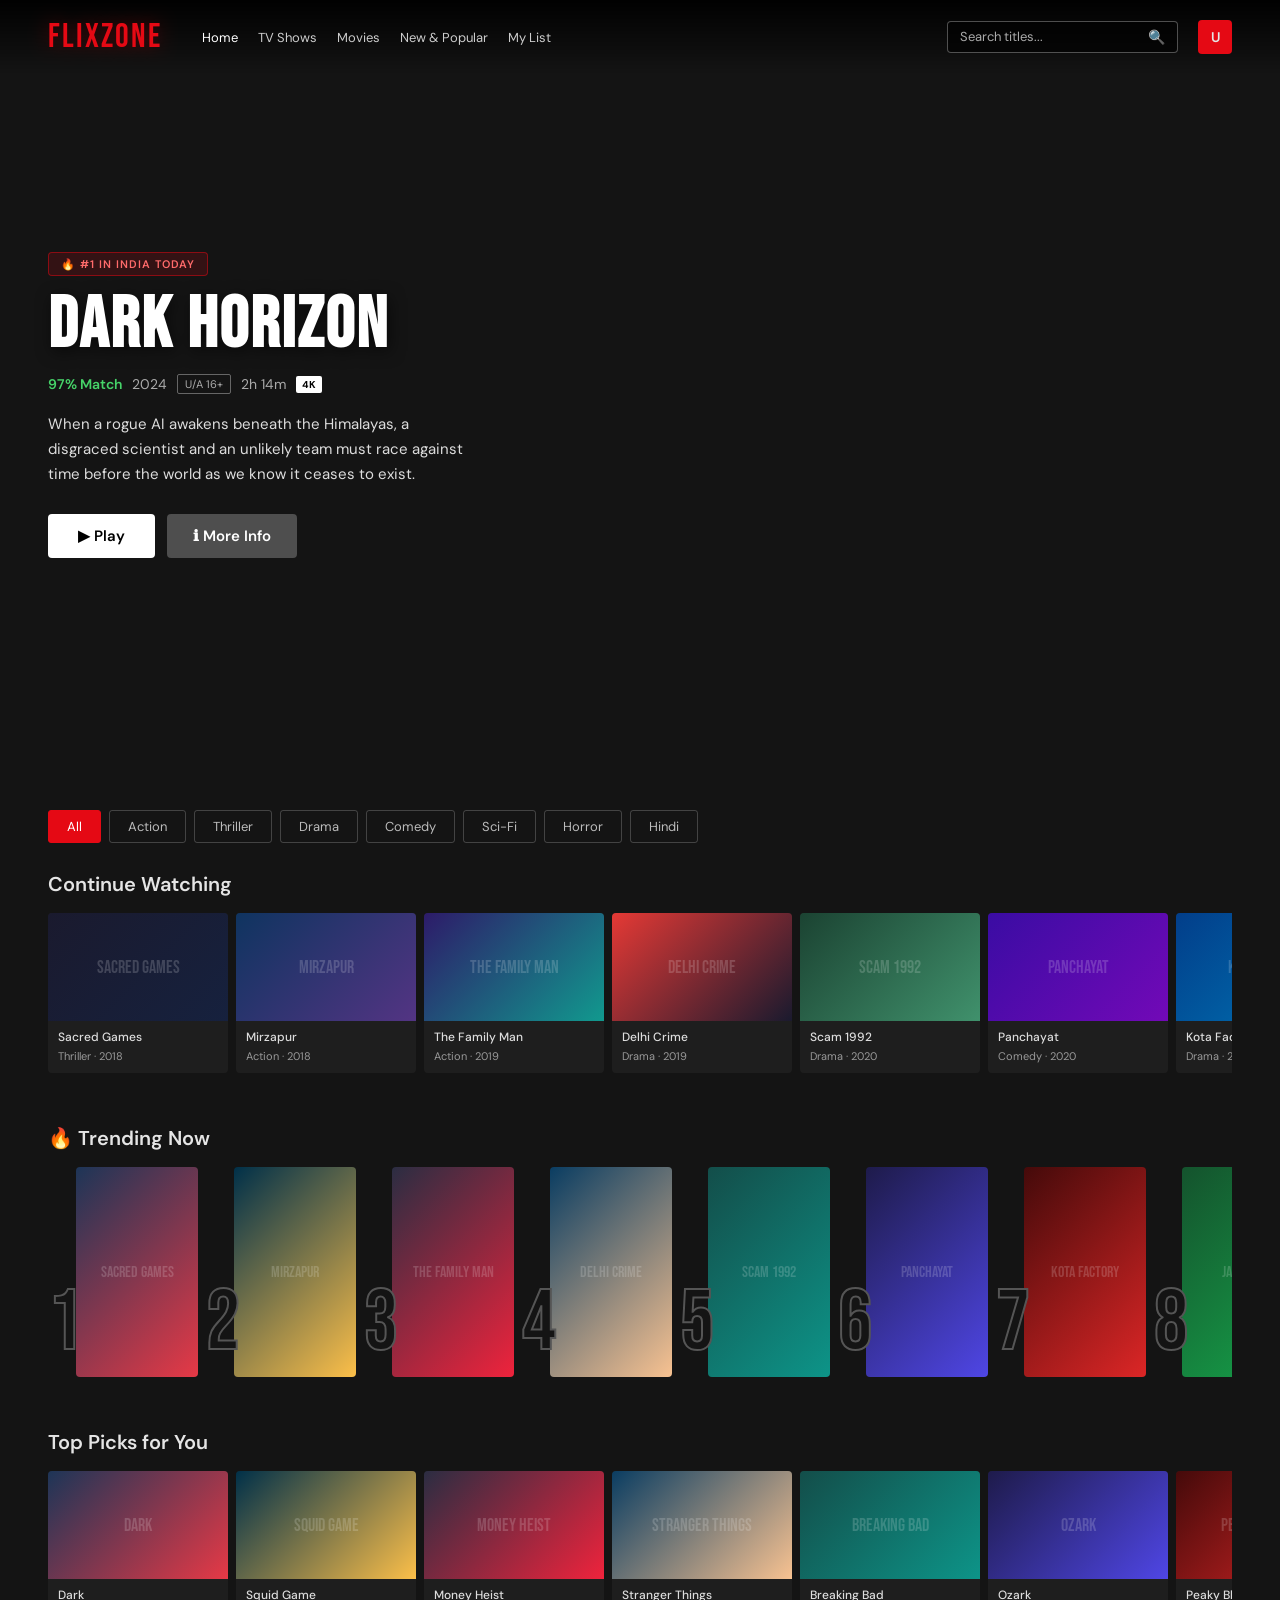
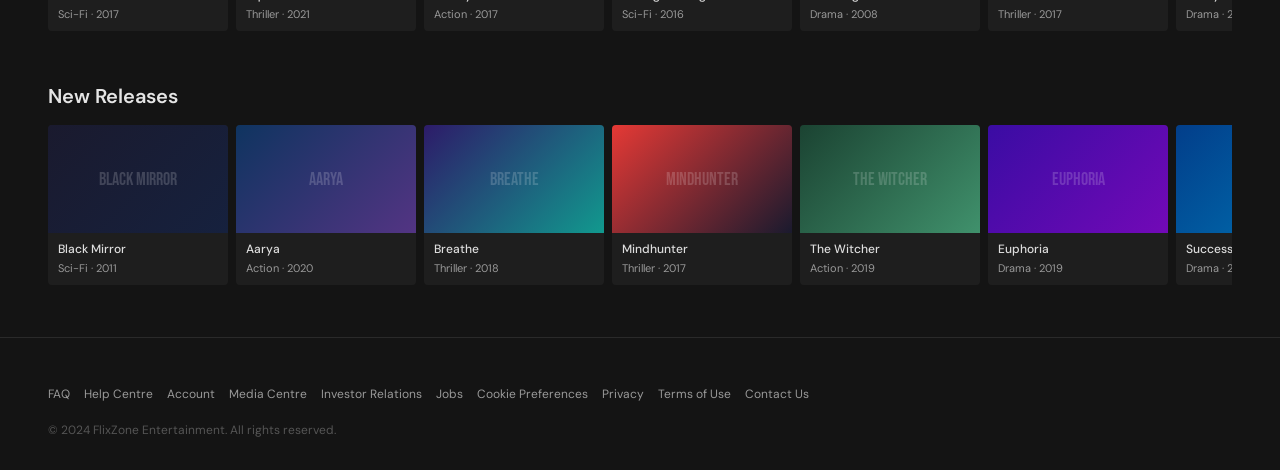
<file: index.html>
<!DOCTYPE html>
<html lang="en">
<head>
  <meta charset="UTF-8" />
  <meta name="viewport" content="width=device-width, initial-scale=1.0" />
  <title>FlixZone – Watch Anywhere</title>
  <link rel="stylesheet" href="css/style.css" />
  <link rel="preconnect" href="https://fonts.googleapis.com" />
  <link href="https://fonts.googleapis.com/css2?family=Bebas+Neue&family=DM+Sans:wght@300;400;500;600&display=swap" rel="stylesheet" />
</head>
<body>

  <!-- NAVBAR -->
  <nav class="navbar" id="navbar">
    <div class="nav-left">
      <div class="logo">FLIXZONE</div>
      <ul class="nav-links">
        <li><a href="index.html" class="active">Home</a></li>
        <li><a href="pages/shows.html">TV Shows</a></li>
        <li><a href="pages/movies.html">Movies</a></li>
        <li><a href="#">New &amp; Popular</a></li>
        <li><a href="#">My List</a></li>
      </ul>
    </div>
    <div class="nav-right">
      <div class="search-box">
        <input type="text" id="searchInput" placeholder="Search titles..." />
        <span class="search-icon">🔍</span>
      </div>
      <div class="avatar" id="avatarBtn">U</div>
    </div>
  </nav>

  <!-- HERO -->
  <section class="hero" id="hero">
    <div class="hero-bg"></div>
    <div class="hero-content">
      <div class="hero-badge">🔥 #1 in India Today</div>
      <h1 class="hero-title">DARK HORIZON</h1>
      <div class="hero-meta">
        <span class="match">97% Match</span>
        <span class="year">2024</span>
        <span class="rating-badge">U/A 16+</span>
        <span class="dur">2h 14m</span>
        <span class="quality">4K</span>
      </div>
      <p class="hero-desc">
        When a rogue AI awakens beneath the Himalayas, a disgraced scientist and an unlikely team must race against time before the world as we know it ceases to exist.
      </p>
      <div class="hero-btns">
        <button class="btn-play" onclick="openModal('Dark Horizon')">▶ Play</button>
        <button class="btn-info" onclick="openModal('Dark Horizon')">ℹ More Info</button>
      </div>
    </div>
  </section>

  <!-- CATEGORY FILTERS -->
  <div class="categories" id="categories">
    <button class="cat active" data-genre="all">All</button>
    <button class="cat" data-genre="Action">Action</button>
    <button class="cat" data-genre="Thriller">Thriller</button>
    <button class="cat" data-genre="Drama">Drama</button>
    <button class="cat" data-genre="Comedy">Comedy</button>
    <button class="cat" data-genre="Sci-Fi">Sci-Fi</button>
    <button class="cat" data-genre="Horror">Horror</button>
    <button class="cat" data-genre="Hindi">Hindi</button>
  </div>

  <!-- ROWS -->
  <main class="main-content">
    <section class="row-section">
      <h2 class="row-title">Continue Watching</h2>
      <div class="cards-row" id="continueRow"></div>
    </section>

    <section class="row-section">
      <h2 class="row-title">🔥 Trending Now</h2>
      <div class="cards-row trending-row" id="trendingRow"></div>
    </section>

    <section class="row-section">
      <h2 class="row-title">Top Picks for You</h2>
      <div class="cards-row" id="picksRow"></div>
    </section>

    <section class="row-section">
      <h2 class="row-title">New Releases</h2>
      <div class="cards-row" id="newRow"></div>
    </section>
  </main>

  <!-- MODAL -->
  <div class="modal-overlay" id="modalOverlay" onclick="closeModal()">
    <div class="modal" onclick="event.stopPropagation()">
      <button class="modal-close" onclick="closeModal()">✕</button>
      <div class="modal-hero"></div>
      <div class="modal-body">
        <div class="modal-btns">
          <button class="btn-play">▶ Play</button>
          <button class="btn-list">+ My List</button>
          <button class="btn-like">👍</button>
        </div>
        <h2 class="modal-title" id="modalTitle">Show Title</h2>
        <div class="modal-meta">
          <span class="match">95% Match</span>
          <span class="year">2024</span>
          <span class="rating-badge">U/A 16+</span>
          <span class="dur">1h 48m</span>
        </div>
        <p class="modal-desc" id="modalDesc">An incredible story that will keep you on the edge of your seat.</p>
        <div class="modal-tags">
          <span class="tag">Thriller</span>
          <span class="tag">Action</span>
          <span class="tag">Hindi</span>
        </div>
      </div>
    </div>
  </div>

  <!-- FOOTER -->
  <footer class="footer">
    <div class="footer-links">
      <a href="#">FAQ</a><a href="#">Help Centre</a>
      <a href="#">Account</a><a href="#">Media Centre</a>
      <a href="#">Investor Relations</a><a href="#">Jobs</a>
      <a href="#">Cookie Preferences</a><a href="#">Privacy</a>
      <a href="#">Terms of Use</a><a href="#">Contact Us</a>
    </div>
    <p class="footer-copy">© 2024 FlixZone Entertainment. All rights reserved.</p>
  </footer>

  <script src="js/data.js"></script>
  <script src="js/app.js"></script>
</body>
</html>
</file>
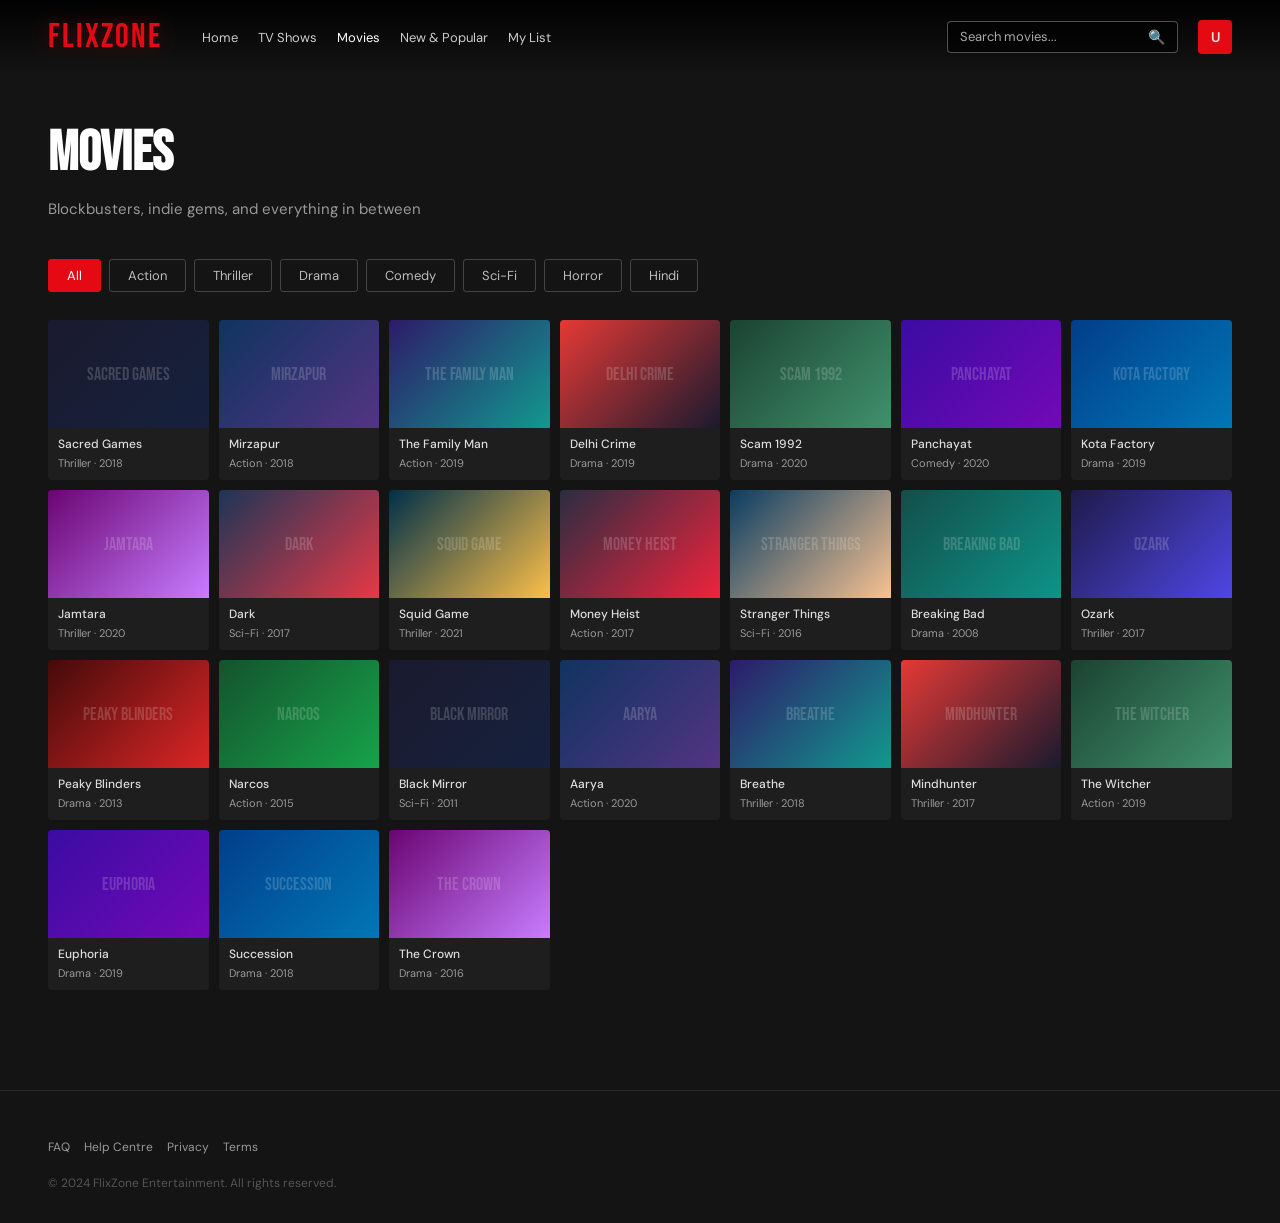
<file: pages/movies.html>
<!DOCTYPE html>
<html lang="en">
<head>
  <meta charset="UTF-8" />
  <meta name="viewport" content="width=device-width, initial-scale=1.0" />
  <title>Movies – FlixZone</title>
  <link rel="stylesheet" href="../css/style.css" />
  <link href="https://fonts.googleapis.com/css2?family=Bebas+Neue&family=DM+Sans:wght@300;400;500;600&display=swap" rel="stylesheet" />
</head>
<body>

  <nav class="navbar" id="navbar">
    <div class="nav-left">
      <div class="logo" onclick="location.href='../index.html'">FLIXZONE</div>
      <ul class="nav-links">
        <li><a href="../index.html">Home</a></li>
        <li><a href="shows.html">TV Shows</a></li>
        <li><a href="movies.html" class="active">Movies</a></li>
        <li><a href="#">New &amp; Popular</a></li>
        <li><a href="#">My List</a></li>
      </ul>
    </div>
    <div class="nav-right">
      <div class="search-box">
        <input type="text" id="searchInput" placeholder="Search movies..." />
        <span class="search-icon">🔍</span>
      </div>
      <div class="avatar">U</div>
    </div>
  </nav>

  <div class="page-header">
    <h1>MOVIES</h1>
    <p>Blockbusters, indie gems, and everything in between</p>
  </div>

  <div class="categories" style="padding: 0 48px 28px;">
    <button class="cat active" data-genre="all">All</button>
    <button class="cat" data-genre="Action">Action</button>
    <button class="cat" data-genre="Thriller">Thriller</button>
    <button class="cat" data-genre="Drama">Drama</button>
    <button class="cat" data-genre="Comedy">Comedy</button>
    <button class="cat" data-genre="Sci-Fi">Sci-Fi</button>
    <button class="cat" data-genre="Horror">Horror</button>
    <button class="cat" data-genre="Hindi">Hindi</button>
  </div>

  <div class="grid-section">
    <div class="cards-grid" id="moviesGrid"></div>
  </div>

  <!-- MODAL -->
  <div class="modal-overlay" id="modalOverlay" onclick="closeModal()">
    <div class="modal" onclick="event.stopPropagation()">
      <button class="modal-close" onclick="closeModal()">✕</button>
      <div class="modal-hero"></div>
      <div class="modal-body">
        <div class="modal-btns">
          <button class="btn-play">▶ Play</button>
          <button class="btn-list">+ My List</button>
          <button class="btn-like">👍</button>
        </div>
        <h2 class="modal-title" id="modalTitle">Movie Title</h2>
        <div class="modal-meta"></div>
        <p class="modal-desc" id="modalDesc"></p>
        <div class="modal-tags"></div>
      </div>
    </div>
  </div>

  <footer class="footer">
    <div class="footer-links">
      <a href="#">FAQ</a><a href="#">Help Centre</a><a href="#">Privacy</a><a href="#">Terms</a>
    </div>
    <p class="footer-copy">© 2024 FlixZone Entertainment. All rights reserved.</p>
  </footer>

  <script src="../js/data.js"></script>
  <script src="../js/app.js"></script>
  <script>
    // Movies page uses same shows data (in real app this would be a separate dataset)
    const MOVIES = SHOWS.map((s, i) => ({
      ...s,
      duration: `${Math.floor(90 + i * 7)}m`,
      id: s.id + 100
    }));

    document.addEventListener('DOMContentLoaded', () => {
      renderGrid('moviesGrid', MOVIES);

      document.querySelectorAll('.cat').forEach(btn => {
        btn.addEventListener('click', () => {
          document.querySelectorAll('.cat').forEach(b => b.classList.remove('active'));
          btn.classList.add('active');
          const genre = btn.dataset.genre;
          const filtered = genre === 'all' ? MOVIES
            : genre === 'Hindi' ? MOVIES.filter(s => s.language === 'Hindi')
            : MOVIES.filter(s => s.genre === genre);
          renderGrid('moviesGrid', filtered);
        });
      });

      const si = document.getElementById('searchInput');
      if (si) {
        si.addEventListener('input', e => {
          const q = e.target.value.toLowerCase();
          const filtered = !q ? MOVIES : MOVIES.filter(s =>
            s.title.toLowerCase().includes(q) || s.genre.toLowerCase().includes(q)
          );
          renderGrid('moviesGrid', filtered);
        });
      }
    });
  </script>
</body>
</html>
</file>
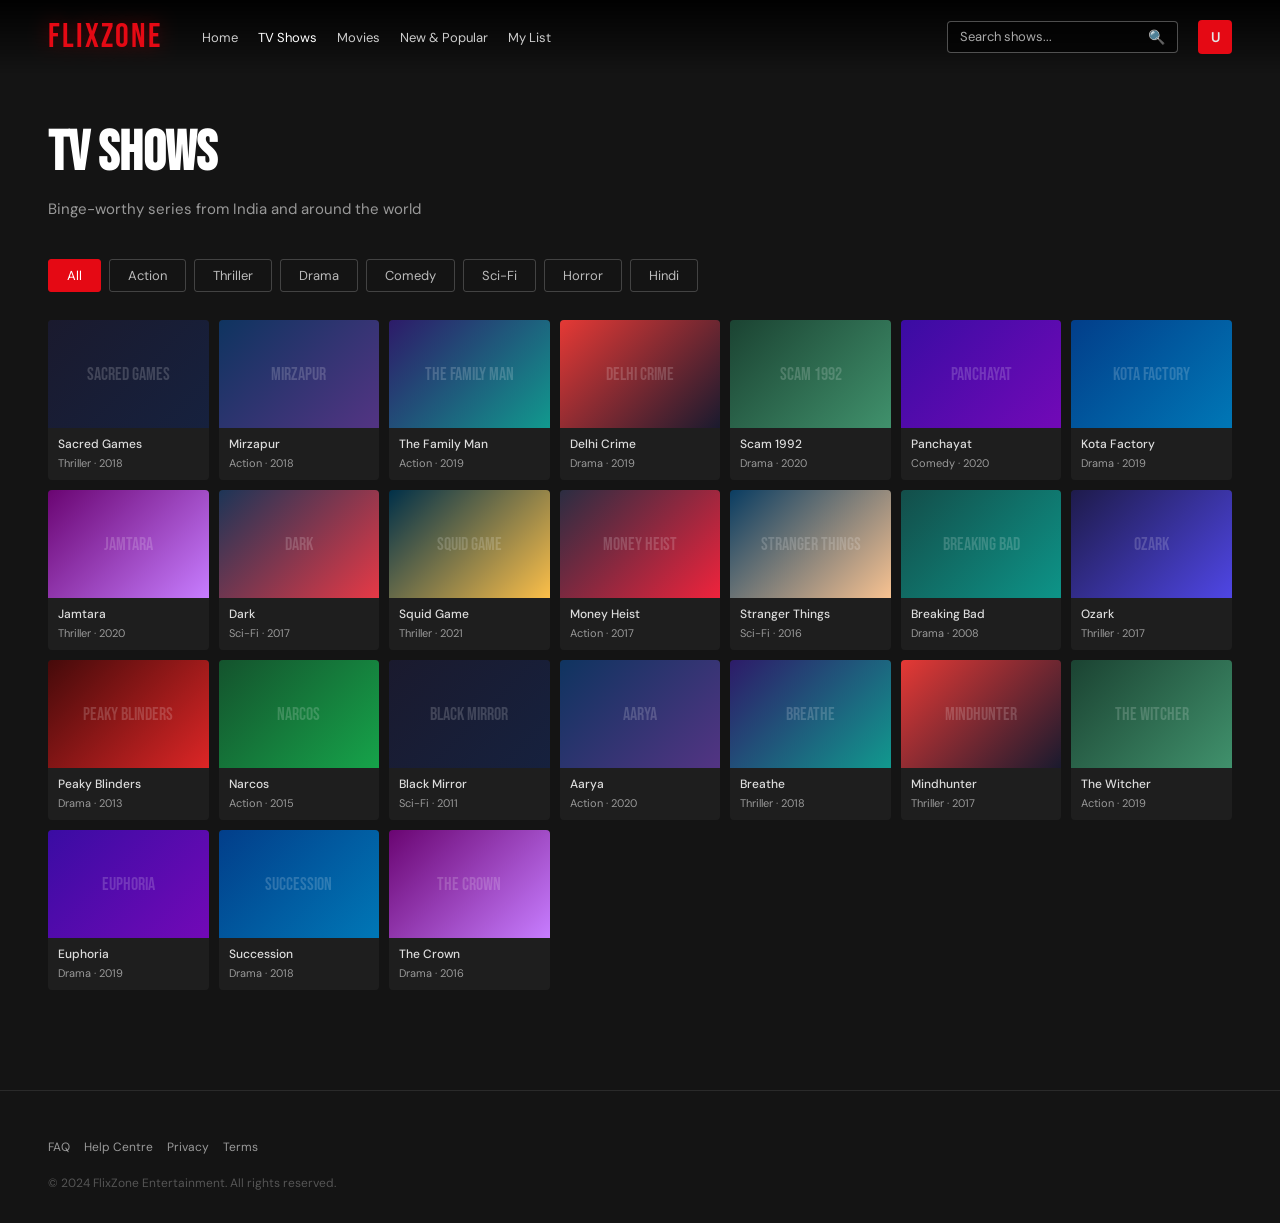
<file: pages/shows.html>
<!DOCTYPE html>
<html lang="en">
<head>
  <meta charset="UTF-8" />
  <meta name="viewport" content="width=device-width, initial-scale=1.0" />
  <title>TV Shows – FlixZone</title>
  <link rel="stylesheet" href="../css/style.css" />
  <link href="https://fonts.googleapis.com/css2?family=Bebas+Neue&family=DM+Sans:wght@300;400;500;600&display=swap" rel="stylesheet" />
</head>
<body>

  <nav class="navbar" id="navbar">
    <div class="nav-left">
      <div class="logo" onclick="location.href='../index.html'">FLIXZONE</div>
      <ul class="nav-links">
        <li><a href="../index.html">Home</a></li>
        <li><a href="shows.html" class="active">TV Shows</a></li>
        <li><a href="movies.html">Movies</a></li>
        <li><a href="#">New &amp; Popular</a></li>
        <li><a href="#">My List</a></li>
      </ul>
    </div>
    <div class="nav-right">
      <div class="search-box">
        <input type="text" id="searchInput" placeholder="Search shows..." />
        <span class="search-icon">🔍</span>
      </div>
      <div class="avatar">U</div>
    </div>
  </nav>

  <div class="page-header">
    <h1>TV SHOWS</h1>
    <p>Binge-worthy series from India and around the world</p>
  </div>

  <div class="categories" style="padding: 0 48px 28px;">
    <button class="cat active" data-genre="all">All</button>
    <button class="cat" data-genre="Action">Action</button>
    <button class="cat" data-genre="Thriller">Thriller</button>
    <button class="cat" data-genre="Drama">Drama</button>
    <button class="cat" data-genre="Comedy">Comedy</button>
    <button class="cat" data-genre="Sci-Fi">Sci-Fi</button>
    <button class="cat" data-genre="Horror">Horror</button>
    <button class="cat" data-genre="Hindi">Hindi</button>
  </div>

  <div class="grid-section">
    <div class="cards-grid" id="showsGrid"></div>
  </div>

  <!-- MODAL -->
  <div class="modal-overlay" id="modalOverlay" onclick="closeModal()">
    <div class="modal" onclick="event.stopPropagation()">
      <button class="modal-close" onclick="closeModal()">✕</button>
      <div class="modal-hero"></div>
      <div class="modal-body">
        <div class="modal-btns">
          <button class="btn-play">▶ Play</button>
          <button class="btn-list">+ My List</button>
          <button class="btn-like">👍</button>
        </div>
        <h2 class="modal-title" id="modalTitle">Show Title</h2>
        <div class="modal-meta"></div>
        <p class="modal-desc" id="modalDesc"></p>
        <div class="modal-tags"></div>
      </div>
    </div>
  </div>

  <footer class="footer">
    <div class="footer-links">
      <a href="#">FAQ</a><a href="#">Help Centre</a><a href="#">Privacy</a><a href="#">Terms</a>
    </div>
    <p class="footer-copy">© 2024 FlixZone Entertainment. All rights reserved.</p>
  </footer>

  <script src="../js/data.js"></script>
  <script src="../js/app.js"></script>
  <script>
    document.addEventListener('DOMContentLoaded', () => {
      renderGrid('showsGrid', SHOWS);

      document.querySelectorAll('.cat').forEach(btn => {
        btn.addEventListener('click', () => {
          document.querySelectorAll('.cat').forEach(b => b.classList.remove('active'));
          btn.classList.add('active');
          renderGrid('showsGrid', filterByGenre(btn.dataset.genre));
        });
      });

      const si = document.getElementById('searchInput');
      if (si) {
        si.addEventListener('input', e => {
          const q = e.target.value.toLowerCase();
          const filtered = !q ? SHOWS : SHOWS.filter(s =>
            s.title.toLowerCase().includes(q) || s.genre.toLowerCase().includes(q)
          );
          renderGrid('showsGrid', filtered);
        });
      }
    });
  </script>
</body>
</html>
</file>
<file: css/style.css>
/* ===========================
   FlixZone – style.css
   =========================== */

@import url('https://fonts.googleapis.com/css2?family=Bebas+Neue&family=DM+Sans:wght@300;400;500;600&display=swap');

*, *::before, *::after { margin: 0; padding: 0; box-sizing: border-box; }

:root {
  --red: #E50914;
  --red-hover: #b2070f;
  --dark: #141414;
  --card-bg: #1e1e1e;
  --text: #e5e5e5;
  --muted: #999;
  --surface: #232323;
  --border: rgba(255,255,255,0.08);
  --font-title: 'Bebas Neue', sans-serif;
  --font-body: 'DM Sans', sans-serif;
  --transition: 0.25s ease;
}

html { scroll-behavior: smooth; }

body {
  background: var(--dark);
  color: var(--text);
  font-family: var(--font-body);
  min-height: 100vh;
  overflow-x: hidden;
}

/* ---- SCROLLBAR ---- */
::-webkit-scrollbar { width: 6px; height: 6px; }
::-webkit-scrollbar-track { background: transparent; }
::-webkit-scrollbar-thumb { background: #444; border-radius: 3px; }

/* ============ NAVBAR ============ */
.navbar {
  position: fixed; top: 0; left: 0; right: 0; z-index: 100;
  display: flex; align-items: center; justify-content: space-between;
  padding: 16px 48px;
  background: linear-gradient(to bottom, rgba(0,0,0,0.95), transparent);
  transition: background var(--transition);
}
.navbar.scrolled { background: rgba(20,20,20,0.97); }

.nav-left { display: flex; align-items: center; gap: 40px; }

.logo {
  font-family: var(--font-title);
  font-size: 34px; color: var(--red);
  letter-spacing: 2px; cursor: pointer;
  text-shadow: 0 0 20px rgba(229,9,20,0.4);
}

.nav-links { list-style: none; display: flex; gap: 20px; }
.nav-links a {
  color: #ccc; font-size: 13px; text-decoration: none;
  transition: color var(--transition);
}
.nav-links a:hover, .nav-links a.active { color: #fff; }

.nav-right { display: flex; align-items: center; gap: 20px; }

.search-box {
  display: flex; align-items: center;
  border: 1px solid rgba(255,255,255,0.3);
  border-radius: 4px; overflow: hidden;
  background: rgba(0,0,0,0.6);
  padding: 6px 12px; gap: 8px;
}
.search-box input {
  background: none; border: none; outline: none;
  color: #fff; font-size: 13px;
  font-family: var(--font-body); width: 180px;
}
.search-box input::placeholder { color: #aaa; }
.search-icon { cursor: pointer; font-size: 14px; }

.avatar {
  width: 34px; height: 34px;
  background: var(--red); border-radius: 4px;
  display: flex; align-items: center; justify-content: center;
  font-size: 14px; font-weight: 600; cursor: pointer;
  transition: transform var(--transition);
}
.avatar:hover { transform: scale(1.1); }

/* ============ HERO ============ */
.hero {
  position: relative; height: 90vh; min-height: 580px;
  display: flex; align-items: center; padding: 0 48px;
  overflow: hidden;
}
.hero-bg {
  position: absolute; inset: 0; z-index: 0;
  background:
    linear-gradient(to right, rgba(20,20,20,0.92) 35%, rgba(20,20,20,0.2) 70%, rgba(20,20,20,0.7)),
    linear-gradient(to top, rgba(20,20,20,1) 0%, transparent 25%),
    url('https://images.unsplash.com/photo-1534809027769-b00d750a6bac?w=1600&q=80') center/cover no-repeat;
  animation: heroZoom 20s ease-in-out infinite alternate;
}
@keyframes heroZoom {
  from { transform: scale(1); }
  to   { transform: scale(1.06); }
}

.hero-content {
  position: relative; z-index: 1;
  max-width: 520px;
  animation: fadeUp 0.8s ease both;
}
@keyframes fadeUp {
  from { opacity:0; transform: translateY(24px); }
  to   { opacity:1; transform: translateY(0); }
}

.hero-badge {
  display: inline-flex; align-items: center; gap: 6px;
  background: rgba(229,9,20,0.15); border: 1px solid rgba(229,9,20,0.5);
  color: #ff6b6b; font-size: 11px; font-weight: 600;
  padding: 4px 12px; border-radius: 4px;
  margin-bottom: 16px; letter-spacing: 1px; text-transform: uppercase;
}

.hero-title {
  font-family: var(--font-title);
  font-size: 72px; line-height: 0.95; color: #fff;
  margin-bottom: 14px; letter-spacing: 2px;
  text-shadow: 2px 4px 16px rgba(0,0,0,0.6);
}

.hero-meta {
  display: flex; align-items: center; gap: 10px;
  margin-bottom: 18px; flex-wrap: wrap;
}
.match { color: #46d369; font-weight: 600; font-size: 14px; }
.year, .dur { color: #aaa; font-size: 14px; }
.rating-badge {
  border: 1px solid #666; padding: 2px 7px;
  font-size: 11px; border-radius: 2px; color: #aaa;
}
.quality {
  background: #fff; color: #000; font-size: 10px;
  padding: 2px 6px; font-weight: 700; border-radius: 2px;
}

.hero-desc {
  font-size: 15px; color: #ddd; line-height: 1.65;
  margin-bottom: 28px; max-width: 430px;
}

.hero-btns { display: flex; gap: 12px; }

.btn-play {
  display: flex; align-items: center; gap: 8px;
  background: #fff; color: #000; border: none;
  padding: 12px 30px; border-radius: 4px;
  font-size: 15px; font-weight: 600; cursor: pointer;
  font-family: var(--font-body);
  transition: background var(--transition), transform var(--transition);
}
.btn-play:hover { background: rgba(255,255,255,0.82); transform: scale(1.03); }

.btn-info {
  display: flex; align-items: center; gap: 8px;
  background: rgba(109,109,110,0.65); color: #fff; border: none;
  padding: 12px 26px; border-radius: 4px;
  font-size: 15px; font-weight: 600; cursor: pointer;
  font-family: var(--font-body); backdrop-filter: blur(4px);
  transition: background var(--transition), transform var(--transition);
}
.btn-info:hover { background: rgba(109,109,110,0.9); transform: scale(1.03); }

/* ============ CATEGORIES ============ */
.categories {
  display: flex; gap: 8px;
  padding: 0 48px 28px; flex-wrap: wrap;
}
.cat {
  padding: 7px 18px; border: 1px solid rgba(255,255,255,0.2);
  border-radius: 3px; font-size: 13px; color: #bbb;
  cursor: pointer; background: transparent;
  font-family: var(--font-body);
  transition: all var(--transition);
}
.cat:hover { border-color: rgba(255,255,255,0.5); color: #fff; }
.cat.active {
  background: var(--red); border-color: var(--red); color: #fff;
}

/* ============ ROWS ============ */
.main-content { padding: 0 48px; }

.row-section { margin-bottom: 40px; }
.row-title {
  font-size: 20px; font-weight: 600; color: #e5e5e5;
  margin-bottom: 16px;
}

.cards-row {
  display: flex; gap: 8px;
  overflow-x: auto; padding-bottom: 12px;
  scrollbar-width: thin;
}
.cards-row::-webkit-scrollbar { height: 4px; }

/* ============ CARD ============ */
.card {
  flex: 0 0 180px; border-radius: 4px; overflow: hidden;
  background: var(--card-bg); cursor: pointer;
  position: relative;
  transition: transform 0.3s cubic-bezier(0.25,0.46,0.45,0.94), box-shadow 0.3s;
}
.card:hover {
  transform: scale(1.1); z-index: 5;
  box-shadow: 0 12px 40px rgba(0,0,0,0.8);
}
.card-thumb {
  width: 100%; height: 108px;
  display: flex; align-items: center; justify-content: center;
  position: relative; overflow: hidden;
}
.card-thumb span {
  color: rgba(255,255,255,0.18);
  font-family: var(--font-title);
  font-size: 18px; text-align: center;
  padding: 8px; position: relative; z-index: 1;
}
.card-overlay {
  position: absolute; inset: 0;
  background: rgba(0,0,0,0);
  display: flex; align-items: center; justify-content: center;
  transition: background var(--transition);
}
.card:hover .card-overlay { background: rgba(0,0,0,0.35); }
.play-icon {
  width: 42px; height: 42px;
  background: rgba(255,255,255,0.92); border-radius: 50%;
  display: flex; align-items: center; justify-content: center;
  opacity: 0; transition: opacity var(--transition);
  font-size: 16px; color: #000;
}
.card:hover .play-icon { opacity: 1; }

.card-info { padding: 8px 10px 10px; }
.card-title {
  font-size: 12px; font-weight: 500; color: #ddd;
  margin-bottom: 4px;
  white-space: nowrap; overflow: hidden; text-overflow: ellipsis;
}
.card-sub { font-size: 11px; color: var(--muted); }

/* ============ TRENDING CARD ============ */
.trending-card {
  flex: 0 0 150px; position: relative;
  cursor: pointer;
}
.trend-num {
  position: absolute; bottom: 10px; left: 0;
  font-family: var(--font-title); font-size: 86px;
  color: var(--dark); -webkit-text-stroke: 2px #555;
  line-height: 1; z-index: 2; user-select: none;
}
.trend-thumb {
  height: 210px; border-radius: 4px;
  margin-left: 28px; width: calc(100% - 28px);
  display: flex; align-items: center; justify-content: center;
  transition: transform 0.3s;
  overflow: hidden;
}
.trend-thumb span {
  color: rgba(255,255,255,0.18);
  font-family: var(--font-title);
  font-size: 16px; text-align: center; padding: 8px;
}
.trending-card:hover .trend-thumb { transform: scale(1.05); }

/* ============ MODAL ============ */
.modal-overlay {
  position: fixed; inset: 0; z-index: 200;
  background: rgba(0,0,0,0.75);
  display: flex; align-items: center; justify-content: center;
  opacity: 0; pointer-events: none;
  transition: opacity 0.3s;
  backdrop-filter: blur(4px);
}
.modal-overlay.active { opacity: 1; pointer-events: all; }

.modal {
  background: #181818; border-radius: 8px;
  width: 90%; max-width: 720px;
  max-height: 90vh; overflow-y: auto;
  position: relative;
  transform: scale(0.92);
  transition: transform 0.3s cubic-bezier(0.34,1.56,0.64,1);
}
.modal-overlay.active .modal { transform: scale(1); }

.modal-close {
  position: absolute; top: 16px; right: 16px; z-index: 10;
  width: 36px; height: 36px; border-radius: 50%;
  background: rgba(0,0,0,0.7); border: none; color: #fff;
  font-size: 18px; cursor: pointer;
  display: flex; align-items: center; justify-content: center;
  transition: background var(--transition);
}
.modal-close:hover { background: #333; }

.modal-hero {
  height: 280px;
  background: linear-gradient(to bottom, transparent 50%, #181818),
              linear-gradient(135deg, #1a1a2e, #0f3460);
}

.modal-body { padding: 0 28px 28px; }
.modal-btns { display: flex; gap: 10px; margin-bottom: 18px; align-items: center; }
.btn-list, .btn-like {
  padding: 10px 20px; border-radius: 4px;
  border: 2px solid rgba(255,255,255,0.4); background: transparent;
  color: #fff; font-size: 14px; font-family: var(--font-body);
  cursor: pointer; transition: border-color var(--transition);
}
.btn-list:hover, .btn-like:hover { border-color: #fff; }

.modal-title {
  font-family: var(--font-title); font-size: 36px;
  letter-spacing: 1px; margin-bottom: 10px;
}
.modal-meta {
  display: flex; gap: 10px; align-items: center;
  flex-wrap: wrap; margin-bottom: 14px;
}
.modal-desc { font-size: 14px; color: #ccc; line-height: 1.7; margin-bottom: 16px; }
.modal-tags { display: flex; gap: 6px; flex-wrap: wrap; }
.tag {
  background: rgba(255,255,255,0.1); border: 1px solid rgba(255,255,255,0.15);
  color: #aaa; font-size: 12px; padding: 4px 10px; border-radius: 2px;
}

/* ============ FOOTER ============ */
.footer {
  border-top: 1px solid #2a2a2a;
  padding: 48px 48px 32px; margin-top: 40px;
}
.footer-links {
  display: flex; flex-wrap: wrap; gap: 14px;
  margin-bottom: 20px;
}
.footer-links a {
  color: var(--muted); font-size: 12px;
  text-decoration: none;
  transition: color var(--transition);
}
.footer-links a:hover { color: #ccc; }
.footer-copy { font-size: 12px; color: #555; }

/* ============ SHOWS / MOVIES PAGE ============ */
.page-header {
  padding: 120px 48px 40px;
}
.page-header h1 {
  font-family: var(--font-title); font-size: 56px; color: #fff;
  margin-bottom: 12px;
}
.page-header p { color: var(--muted); font-size: 15px; }

.grid-section {
  padding: 0 48px 60px;
}
.cards-grid {
  display: grid;
  grid-template-columns: repeat(auto-fill, minmax(160px, 1fr));
  gap: 10px;
}

/* ============ RESPONSIVE ============ */
@media (max-width: 768px) {
  .navbar { padding: 14px 20px; }
  .nav-links { display: none; }
  .hero { padding: 0 20px; }
  .hero-title { font-size: 48px; }
  .categories { padding: 0 20px 20px; }
  .main-content { padding: 0 20px; }
  .footer { padding: 32px 20px; }
  .search-box input { width: 120px; }
  .page-header, .grid-section { padding-left: 20px; padding-right: 20px; }
}
</file>
